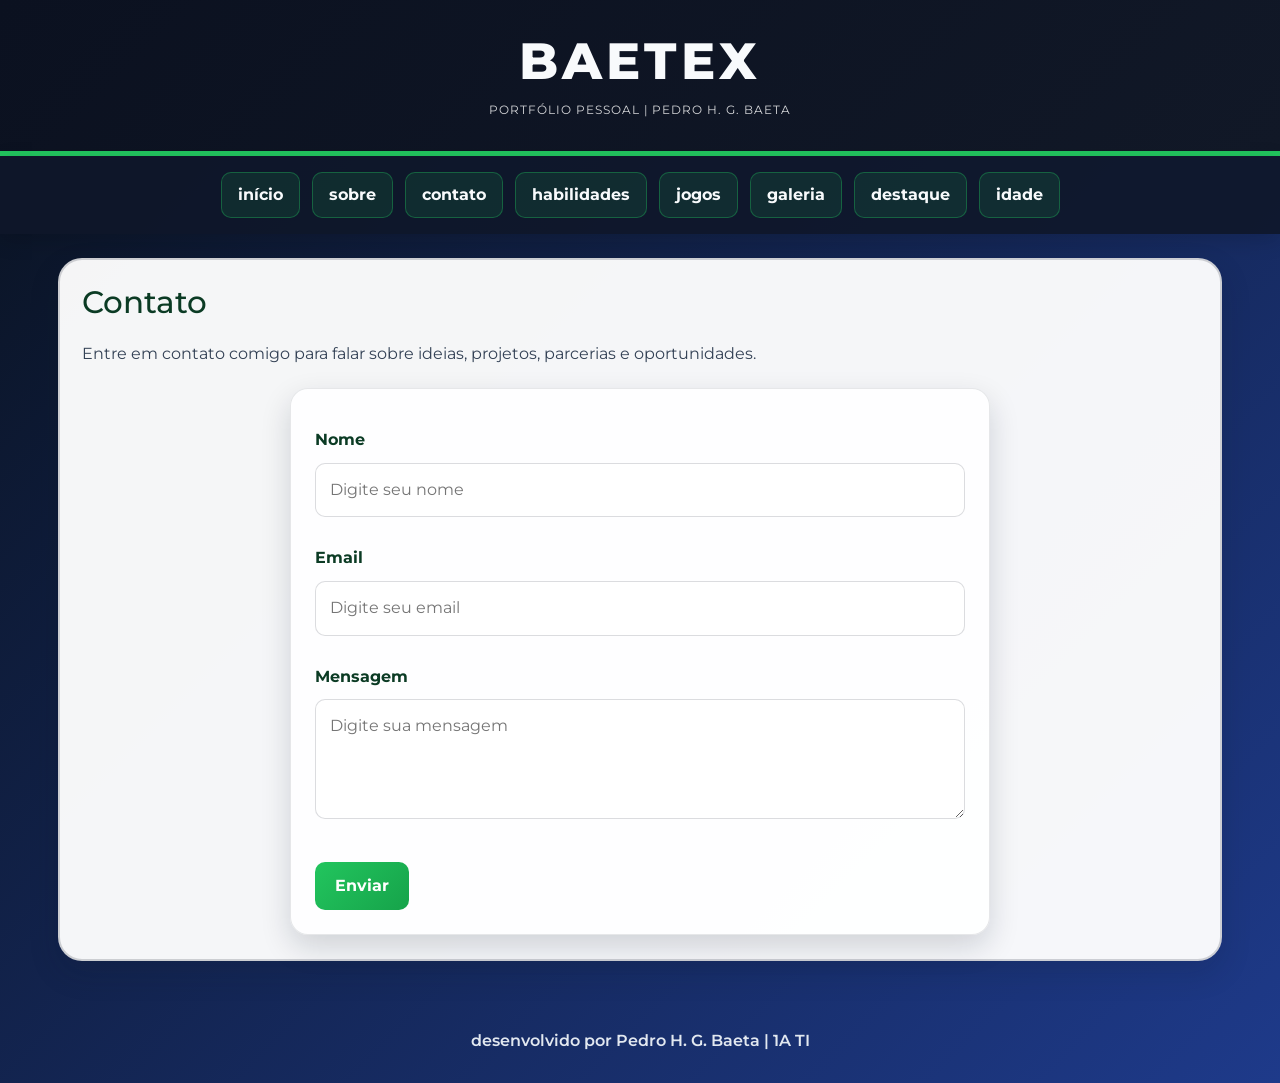
<file: contato.html>
<!doctype html>
<html lang="pt-br">
  <head>
    <meta charset="UTF-8" />
    <meta name="viewport" content="width=device-width, initial-scale=1.0" />
    <title>Contato</title>

    <link
      href="https://cdn.jsdelivr.net/npm/bootstrap@5.3.8/dist/css/bootstrap.min.css"
      rel="stylesheet"
      integrity="sha384-sRIl4kxILFvY47J16cr9ZwB07vP4J8+LH7qKQnuqkuIAvNWLzeN8tE5YBujZqJLB"
      crossorigin="anonymous"
    />

    <link rel="preconnect" href="https://fonts.googleapis.com" />
    <link rel="preconnect" href="https://fonts.gstatic.com" crossorigin />
    <link
      href="https://fonts.googleapis.com/css2?family=Montserrat:ital,wght@0,100..900;1,100..900&display=swap"
      rel="stylesheet"
    />

    <link rel="stylesheet" href="css/style.css" />
  </head>
  <body>
    <header class="site-header">
      <h1>Baetex</h1>
      <p>Portfólio pessoal | Pedro H. G. Baeta</p>
    </header>

    <nav>
      <a href="index.html">início</a>
      <a href="sobre.html">sobre</a>
      <a href="contato.html">contato</a>
      <a href="habilidades.html">habilidades</a>
      <a href="jogos.html">jogos</a>
      <a href="galeria.html">galeria</a>
      <a href="destaque.html">destaque</a>
      <a href="verificador_de_idade.html">idade</a>
    </nav>

    <main class="page-shell">
      <section class="section-card">
        <div class="section-heading">
          <h2>Contato</h2>
        </div>

        <p>
          Entre em contato comigo para falar sobre ideias, projetos, parcerias e
          oportunidades.
        </p>

        <form class="contact-form">
          <div class="field-group">
            <label for="nome">Nome</label>
            <input type="text" id="nome" name="nome" placeholder="Digite seu nome" required />
          </div>

          <div class="field-group">
            <label for="email">Email</label>
            <input type="email" id="email" name="email" placeholder="Digite seu email" required />
          </div>

          <div class="field-group">
            <label for="mensagem">Mensagem</label>
            <textarea id="mensagem" name="mensagem" placeholder="Digite sua mensagem" required></textarea>
          </div>

          <button type="submit" class="btn btn-primary">Enviar</button>
        </form>
      </section>
    </main>

    <footer>desenvolvido por Pedro H. G. Baeta | 1A TI</footer>

    <script
      src="https://cdn.jsdelivr.net/npm/bootstrap@5.3.8/dist/js/bootstrap.bundle.min.js"
      integrity="sha384-FKyoEForCGlyvwx9Hj09JcYn3nv7wiPVlz7YYwJrWVcXK/BmnVDxM+D2scQbITxI"
      crossorigin="anonymous"
    ></script>
  </body>
</html>
</file>
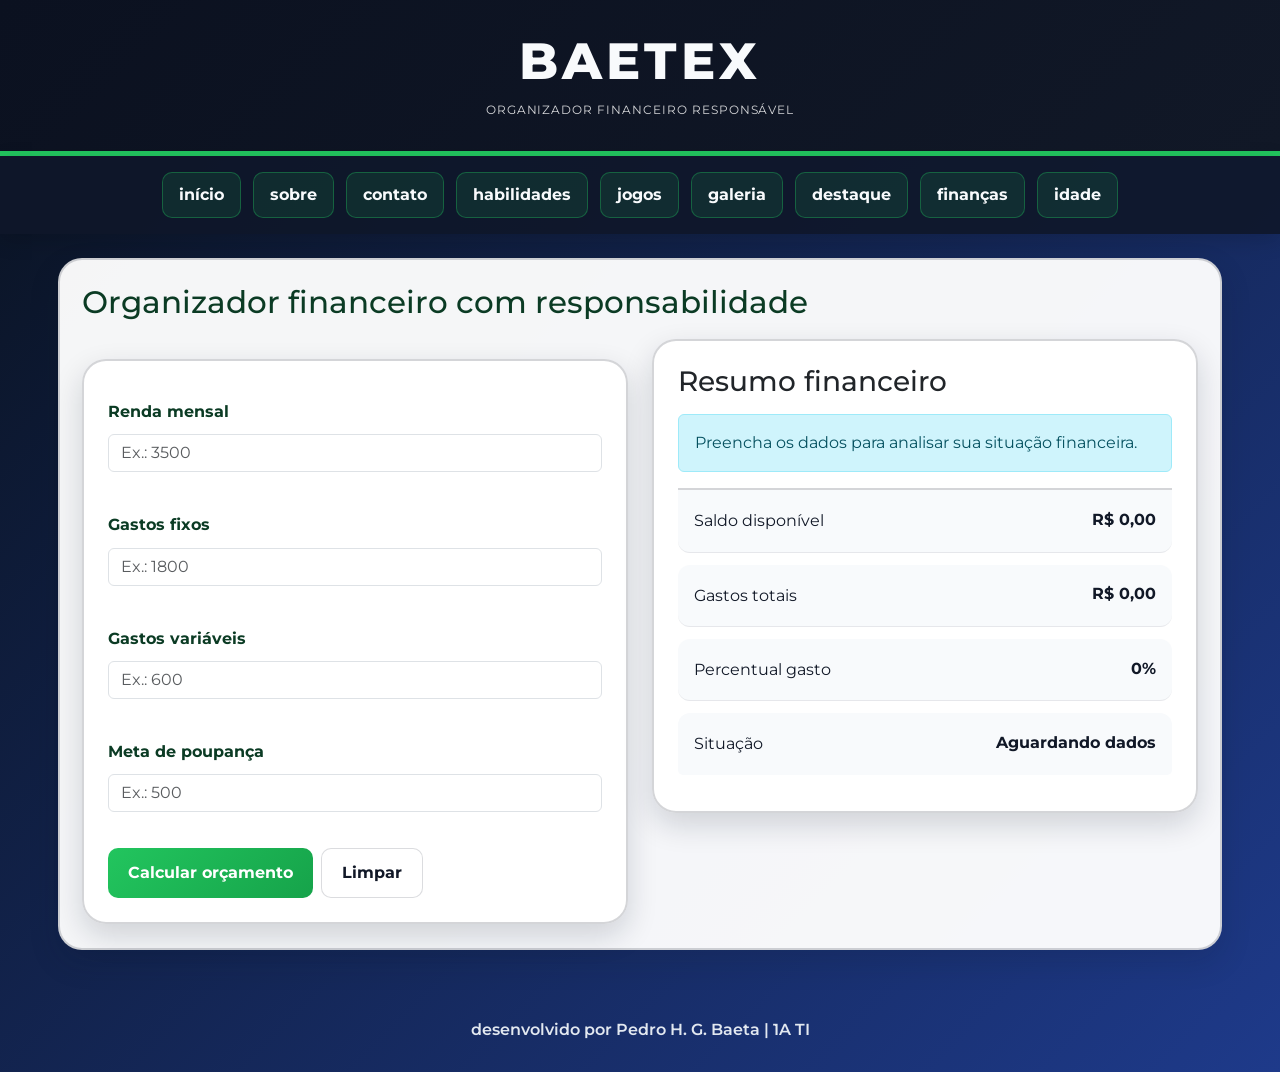
<file: financas.html>
<!doctype html>
<html lang="pt-br">
  <head>
    <meta charset="UTF-8" />
    <meta name="viewport" content="width=device-width, initial-scale=1.0" />
    <title>Baetex | Organização Financeira</title>

    <link
      href="https://cdn.jsdelivr.net/npm/bootstrap@5.3.8/dist/css/bootstrap.min.css"
      rel="stylesheet"
      integrity="sha384-sRIl4kxILFvY47J16cr9ZwB07vP4J8+LH7qKQnuqkuIAvNWLzeN8tE5YBujZqJLB"
      crossorigin="anonymous"
    />

    <link rel="preconnect" href="https://fonts.googleapis.com" />
    <link rel="preconnect" href="https://fonts.gstatic.com" crossorigin />
    <link
      href="https://fonts.googleapis.com/css2?family=Montserrat:wght@400;500;600;700;800&display=swap"
      rel="stylesheet"
    />

    <link rel="stylesheet" href="css/style.css" />
  </head>
  <body>
    <header class="site-header">
      <h1>Baetex</h1>
      <p>Organizador Financeiro Responsável</p>
    </header>

    <nav>
      <a href="index.html">início</a>
      <a href="sobre.html">sobre</a>
      <a href="contato.html">contato</a>
      <a href="habilidades.html">habilidades</a>
      <a href="jogos.html">jogos</a>
      <a href="galeria.html">galeria</a>
      <a href="destaque.html">destaque</a>
      <a href="financas.html">finanças</a>
      <a href="verificador_de_idade.html">idade</a>
    </nav>

    <main class="page-shell">
      <section class="section-card">
        <div class="section-heading">
          <h2>Organizador financeiro com responsabilidade</h2>
        </div>

        <div class="row g-4 align-items-start">
          <div class="col-lg-6">
            <form id="form-financas" class="card p-4">
              <div class="mb-3">
                <label for="rendaMensal" class="form-label">Renda mensal</label>
                <input id="rendaMensal" type="number" class="form-control" min="0" step="0.01" placeholder="Ex.: 3500" required />
              </div>

              <div class="mb-3">
                <label for="gastosFixos" class="form-label">Gastos fixos</label>
                <input id="gastosFixos" type="number" class="form-control" min="0" step="0.01" placeholder="Ex.: 1800" required />
              </div>

              <div class="mb-3">
                <label for="gastosVariaveis" class="form-label">Gastos variáveis</label>
                <input id="gastosVariaveis" type="number" class="form-control" min="0" step="0.01" placeholder="Ex.: 600" required />
              </div>

              <div class="mb-3">
                <label for="metaPoupanca" class="form-label">Meta de poupança</label>
                <input id="metaPoupanca" type="number" class="form-control" min="0" step="0.01" placeholder="Ex.: 500" required />
              </div>

              <div class="d-flex gap-2 flex-wrap">
                <button type="submit" class="btn btn-primary">Calcular orçamento</button>
                <button type="button" id="limparFinanceiro" class="btn btn-secondary">Limpar</button>
              </div>
            </form>
          </div>

          <div class="col-lg-6">
            <div class="card p-4 h-100">
              <h3 class="mb-3">Resumo financeiro</h3>
              <div id="resultadoFinanceiro" class="alert alert-info mb-3" role="alert">
                Preencha os dados para analisar sua situação financeira.
              </div>

              <ul class="list-group list-group-flush">
                <li class="list-group-item d-flex justify-content-between">
                  <span>Saldo disponível</span>
                  <strong id="saldoDisponivel">R$ 0,00</strong>
                </li>
                <li class="list-group-item d-flex justify-content-between">
                  <span>Gastos totais</span>
                  <strong id="gastosTotais">R$ 0,00</strong>
                </li>
                <li class="list-group-item d-flex justify-content-between">
                  <span>Percentual gasto</span>
                  <strong id="percentualGasto">0%</strong>
                </li>
                <li class="list-group-item d-flex justify-content-between">
                  <span>Situação</span>
                  <strong id="situacaoFinanceira">Aguardando dados</strong>
                </li>
              </ul>
            </div>
          </div>
        </div>
      </section>
    </main>

    <footer>desenvolvido por Pedro H. G. Baeta | 1A TI</footer>

    <script src="js/financas.js"></script>
    <script
      src="https://cdn.jsdelivr.net/npm/bootstrap@5.3.8/dist/js/bootstrap.bundle.min.js"
      integrity="sha384-FKyoEForCGlyvwx9Hj09JcYn3nv7wiPVlz7YYwJrWVcXK/BmnVDxM+D2scQbITxI"
      crossorigin="anonymous"
    ></script>
  </body>
</html>
</file>
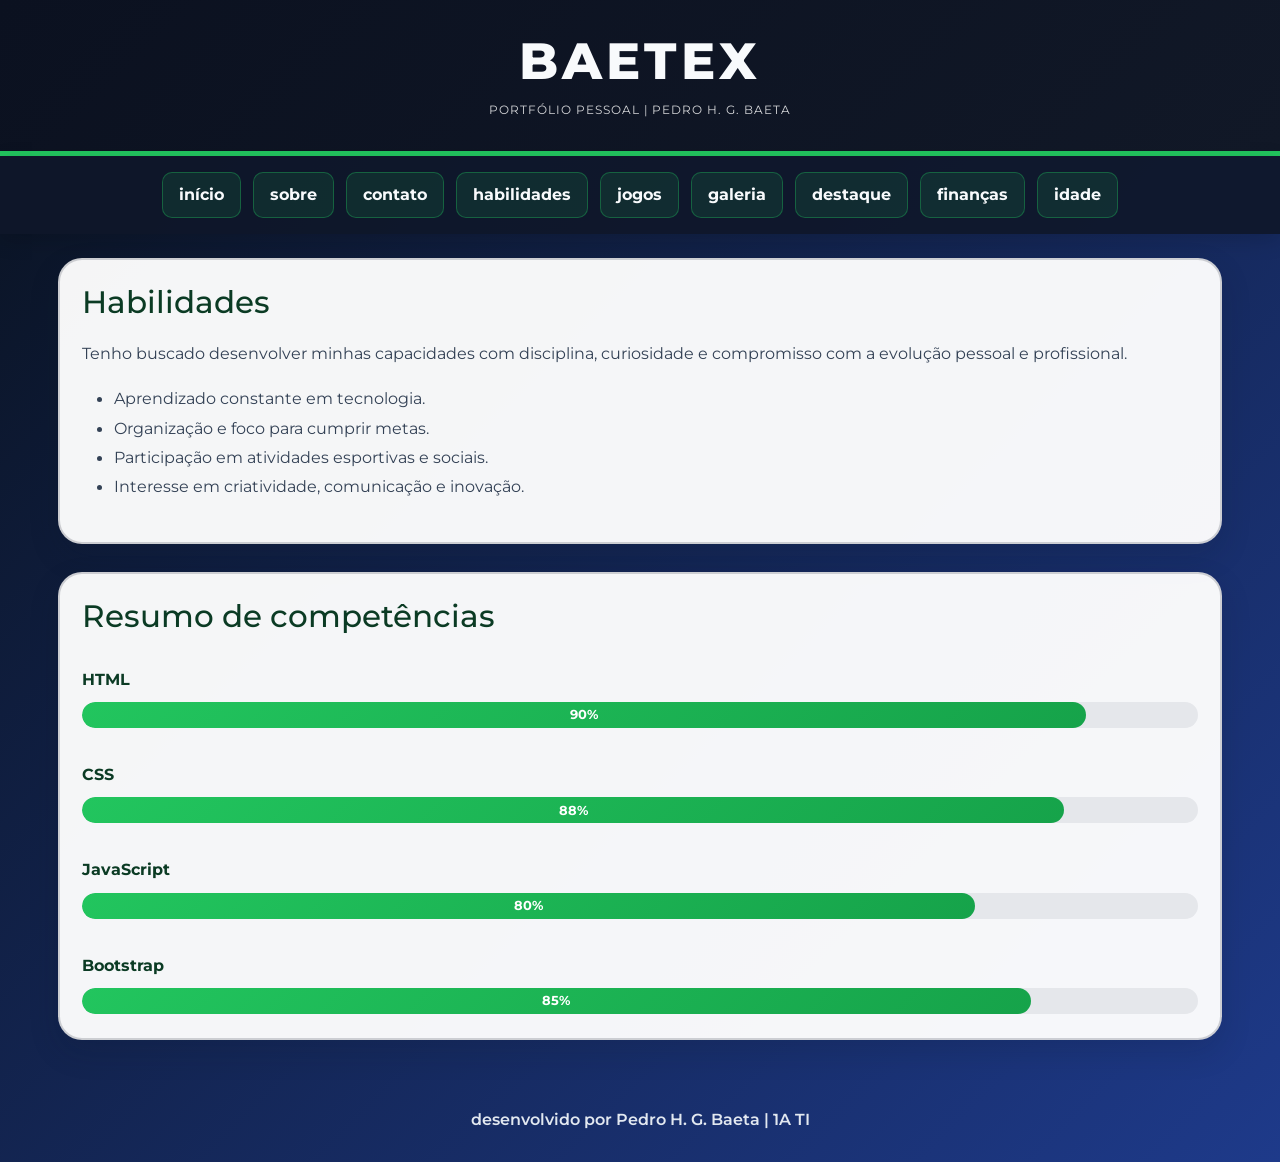
<file: habilidades.html>
<!doctype html>
<html lang="pt-br">
  <head>
    <meta charset="UTF-8" />
    <meta name="viewport" content="width=device-width, initial-scale=1.0" />
    <title>Habilidades</title>

    <link
      href="https://cdn.jsdelivr.net/npm/bootstrap@5.3.8/dist/css/bootstrap.min.css"
      rel="stylesheet"
      integrity="sha384-sRIl4kxILFvY47J16cr9ZwB07vP4J8+LH7qKQnuqkuIAvNWLzeN8tE5YBujZqJLB"
      crossorigin="anonymous"
    />

    <link rel="preconnect" href="https://fonts.googleapis.com" />
    <link rel="preconnect" href="https://fonts.gstatic.com" crossorigin />
    <link
      href="https://fonts.googleapis.com/css2?family=Montserrat:ital,wght@0,100..900;1,100..900&display=swap"
      rel="stylesheet"
    />

    <link rel="stylesheet" href="css/style.css" />
  </head>
  <body>
    <header class="site-header">
      <h1>Baetex</h1>
      <p>Portfólio pessoal | Pedro H. G. Baeta</p>
    </header>

    <nav>
      <a href="index.html">início</a>
      <a href="sobre.html">sobre</a>
      <a href="contato.html">contato</a>
      <a href="habilidades.html">habilidades</a>
      <a href="jogos.html">jogos</a>
      <a href="galeria.html">galeria</a>
      <a href="destaque.html">destaque</a>
      <a href="financas.html">finanças</a>
      <a href="verificador_de_idade.html">idade</a>
    </nav>

    <main class="page-shell">
      <section class="section-card">
        <div class="section-heading">
          <h2>Habilidades</h2>
        </div>

        <p>
          Tenho buscado desenvolver minhas capacidades com disciplina, curiosidade e
          compromisso com a evolução pessoal e profissional.
        </p>

        <ul>
          <li>Aprendizado constante em tecnologia.</li>
          <li>Organização e foco para cumprir metas.</li>
          <li>Participação em atividades esportivas e sociais.</li>
          <li>Interesse em criatividade, comunicação e inovação.</li>
        </ul>
      </section>

      <section class="section-card">
        <div class="section-heading">
          <h2>Resumo de competências</h2>
        </div>

        <div class="skill-list">
          <div class="skill-item">
            <label>HTML</label>
            <div class="progress">
              <div class="progress-bar" style="width: 90%">90%</div>
            </div>
          </div>

          <div class="skill-item">
            <label>CSS</label>
            <div class="progress">
              <div class="progress-bar" style="width: 88%">88%</div>
            </div>
          </div>

          <div class="skill-item">
            <label>JavaScript</label>
            <div class="progress">
              <div class="progress-bar" style="width: 80%">80%</div>
            </div>
          </div>

          <div class="skill-item">
            <label>Bootstrap</label>
            <div class="progress">
              <div class="progress-bar" style="width: 85%">85%</div>
            </div>
          </div>
        </div>
      </section>
    </main>

    <footer>desenvolvido por Pedro H. G. Baeta | 1A TI</footer>

    <script
      src="https://cdn.jsdelivr.net/npm/bootstrap@5.3.8/dist/js/bootstrap.bundle.min.js"
      integrity="sha384-FKyoEForCGlyvwx9Hj09JcYn3nv7wiPVlz7YYwJrWVcXK/BmnVDxM+D2scQbITxI"
      crossorigin="anonymous"
    ></script>
  </body>
</html>
</file>
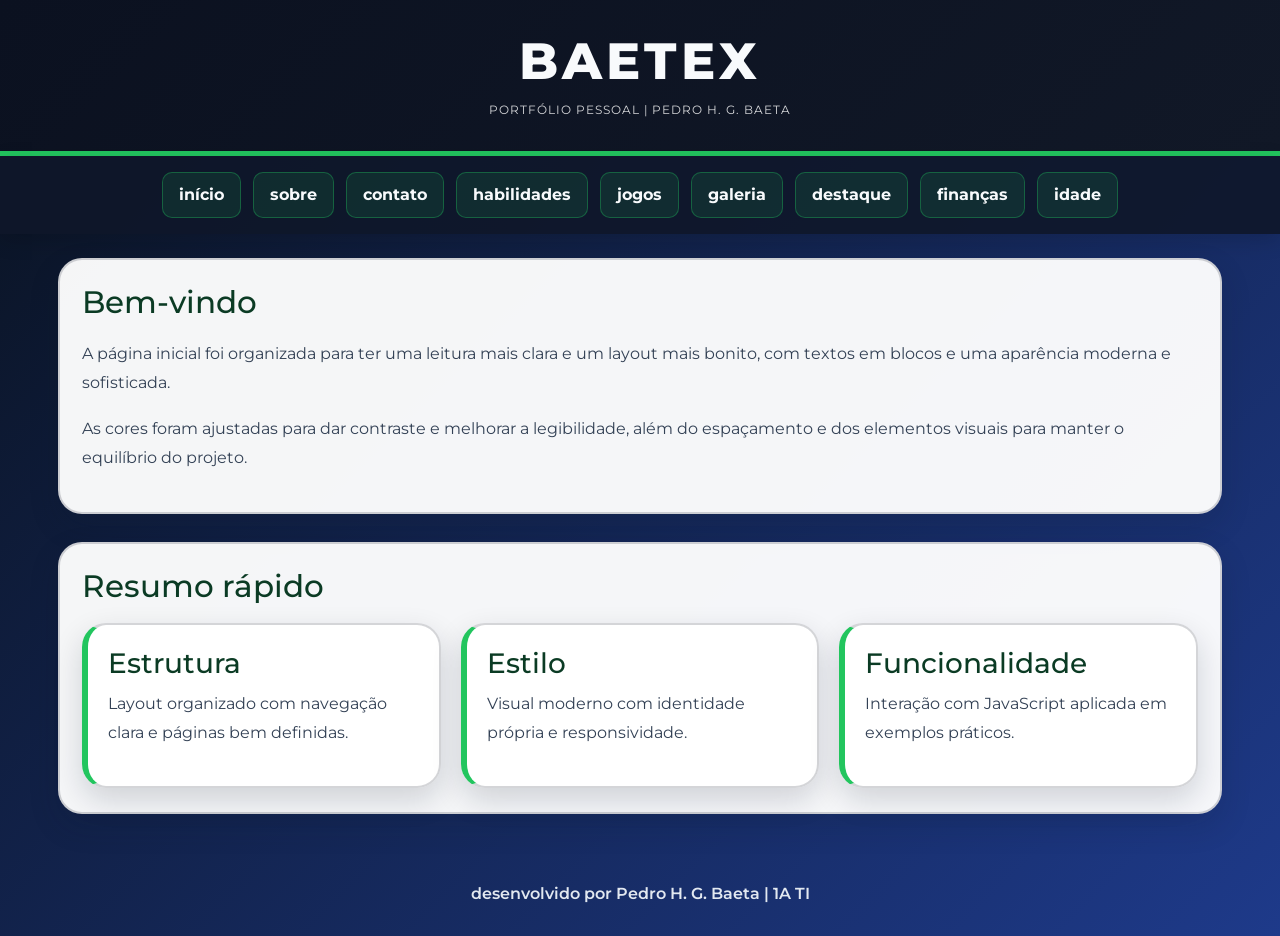
<file: inicio.html>
<!doctype html>
<html lang="pt-br">
  <head>
    <meta charset="UTF-8" />
    <meta name="viewport" content="width=device-width, initial-scale=1.0" />
    <title>Início</title>

    <link
      href="https://cdn.jsdelivr.net/npm/bootstrap@5.3.8/dist/css/bootstrap.min.css"
      rel="stylesheet"
      integrity="sha384-sRIl4kxILFvY47J16cr9ZwB07vP4J8+LH7qKQnuqkuIAvNWLzeN8tE5YBujZqJLB"
      crossorigin="anonymous"
    />

    <link rel="preconnect" href="https://fonts.googleapis.com" />
    <link rel="preconnect" href="https://fonts.gstatic.com" crossorigin />
    <link
      href="https://fonts.googleapis.com/css2?family=Montserrat:ital,wght@0,100..900;1,100..900&display=swap"
      rel="stylesheet"
    />

    <link rel="stylesheet" href="css/style.css" />
  </head>
  <body>
    <header class="site-header">
      <h1>Baetex</h1>
      <p>Portfólio pessoal | Pedro H. G. Baeta</p>
    </header>

    <nav>
      <a href="index.html">início</a>
      <a href="sobre.html">sobre</a>
      <a href="contato.html">contato</a>
      <a href="habilidades.html">habilidades</a>
      <a href="jogos.html">jogos</a>
      <a href="galeria.html">galeria</a>
      <a href="destaque.html">destaque</a>
      <a href="financas.html">finanças</a>
      <a href="verificador_de_idade.html">idade</a>
    </nav>

    <main class="page-shell">
      <section class="section-card">
        <div class="section-heading">
          <h2>Bem-vindo</h2>
        </div>

        <p>
          A página inicial foi organizada para ter uma leitura mais clara e um
          layout mais bonito, com textos em blocos e uma aparência moderna e
          sofisticada.
        </p>
        <p>
          As cores foram ajustadas para dar contraste e melhorar a legibilidade,
          além do espaçamento e dos elementos visuais para manter o equilíbrio do
          projeto.
        </p>
      </section>

      <section class="section-card">
        <div class="section-heading">
          <h2>Resumo rápido</h2>
        </div>

        <div class="info-grid">
          <article class="info-card">
            <h3>Estrutura</h3>
            <p>Layout organizado com navegação clara e páginas bem definidas.</p>
          </article>
          <article class="info-card">
            <h3>Estilo</h3>
            <p>Visual moderno com identidade própria e responsividade.</p>
          </article>
          <article class="info-card">
            <h3>Funcionalidade</h3>
            <p>Interação com JavaScript aplicada em exemplos práticos.</p>
          </article>
        </div>
      </section>
    </main>

    <footer>desenvolvido por Pedro H. G. Baeta | 1A TI</footer>

    <script
      src="https://cdn.jsdelivr.net/npm/bootstrap@5.3.8/dist/js/bootstrap.bundle.min.js"
      integrity="sha384-FKyoEForCGlyvwx9Hj09JcYn3nv7wiPVlz7YYwJrWVcXK/BmnVDxM+D2scQbITxI"
      crossorigin="anonymous"
    ></script>
  </body>
</html>
</file>
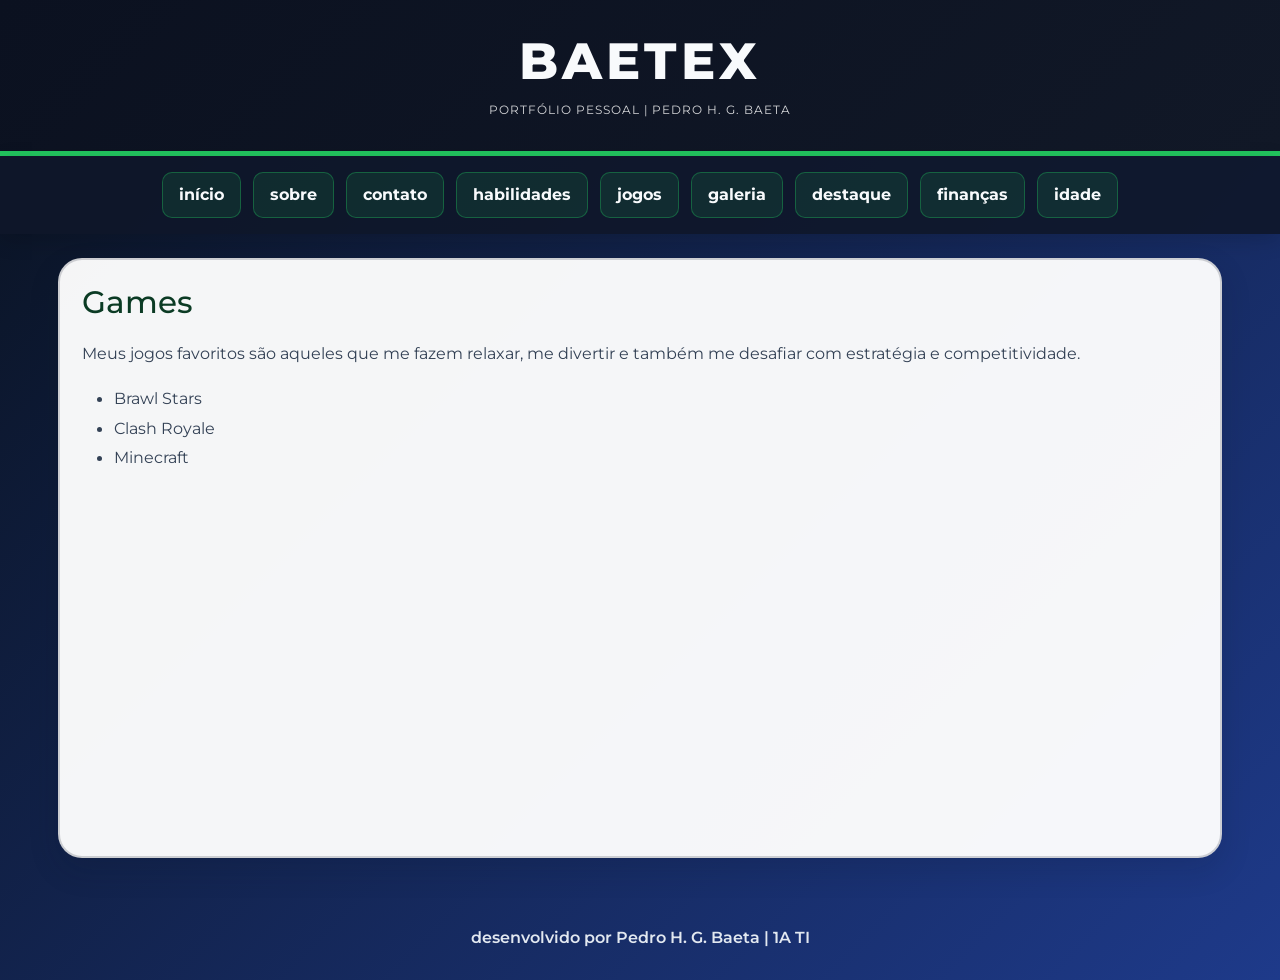
<file: jogos.html>
<!doctype html>
<html lang="pt-br">
  <head>
    <meta charset="UTF-8" />
    <meta name="viewport" content="width=device-width, initial-scale=1.0" />
    <title>Jogos</title>

    <link
      href="https://cdn.jsdelivr.net/npm/bootstrap@5.3.8/dist/css/bootstrap.min.css"
      rel="stylesheet"
      integrity="sha384-sRIl4kxILFvY47J16cr9ZwB07vP4J8+LH7qKQnuqkuIAvNWLzeN8tE5YBujZqJLB"
      crossorigin="anonymous"
    />

    <link rel="preconnect" href="https://fonts.googleapis.com" />
    <link rel="preconnect" href="https://fonts.gstatic.com" crossorigin />
    <link
      href="https://fonts.googleapis.com/css2?family=Montserrat:ital,wght@0,100..900;1,100..900&display=swap"
      rel="stylesheet"
    />

    <link rel="stylesheet" href="css/style.css" />
  </head>
  <body>
    <header class="site-header">
      <h1>Baetex</h1>
      <p>Portfólio pessoal | Pedro H. G. Baeta</p>
    </header>

    <nav>
      <a href="index.html">início</a>
      <a href="sobre.html">sobre</a>
      <a href="contato.html">contato</a>
      <a href="habilidades.html">habilidades</a>
      <a href="jogos.html">jogos</a>
      <a href="galeria.html">galeria</a>
      <a href="destaque.html">destaque</a>
      <a href="financas.html">finanças</a>
      <a href="verificador_de_idade.html">idade</a>
    </nav>

    <main class="page-shell">
      <section class="section-card">
        <div class="section-heading">
          <h2>Games</h2>
        </div>

        <p>
          Meus jogos favoritos são aqueles que me fazem relaxar, me divertir e
          também me desafiar com estratégia e competitividade.
        </p>

        <ul>
          <li>Brawl Stars</li>
          <li>Clash Royale</li>
          <li>Minecraft</li>
        </ul>

        <iframe
          src="https://www.youtube.com/embed/RpdKnhEtgFc?si=Zj5ucx9Ii4M3fU0r"
          title="Vídeo de jogos"
          allow="accelerometer; autoplay; clipboard-write; encrypted-media; gyroscope; picture-in-picture; web-share"
          referrerpolicy="strict-origin-when-cross-origin"
          allowfullscreen
        ></iframe>
      </section>
    </main>

    <footer>desenvolvido por Pedro H. G. Baeta | 1A TI</footer>

    <script
      src="https://cdn.jsdelivr.net/npm/bootstrap@5.3.8/dist/js/bootstrap.bundle.min.js"
      integrity="sha384-FKyoEForCGlyvwx9Hj09JcYn3nv7wiPVlz7YYwJrWVcXK/BmnVDxM+D2scQbITxI"
      crossorigin="anonymous"
    ></script>
  </body>
</html>
</file>
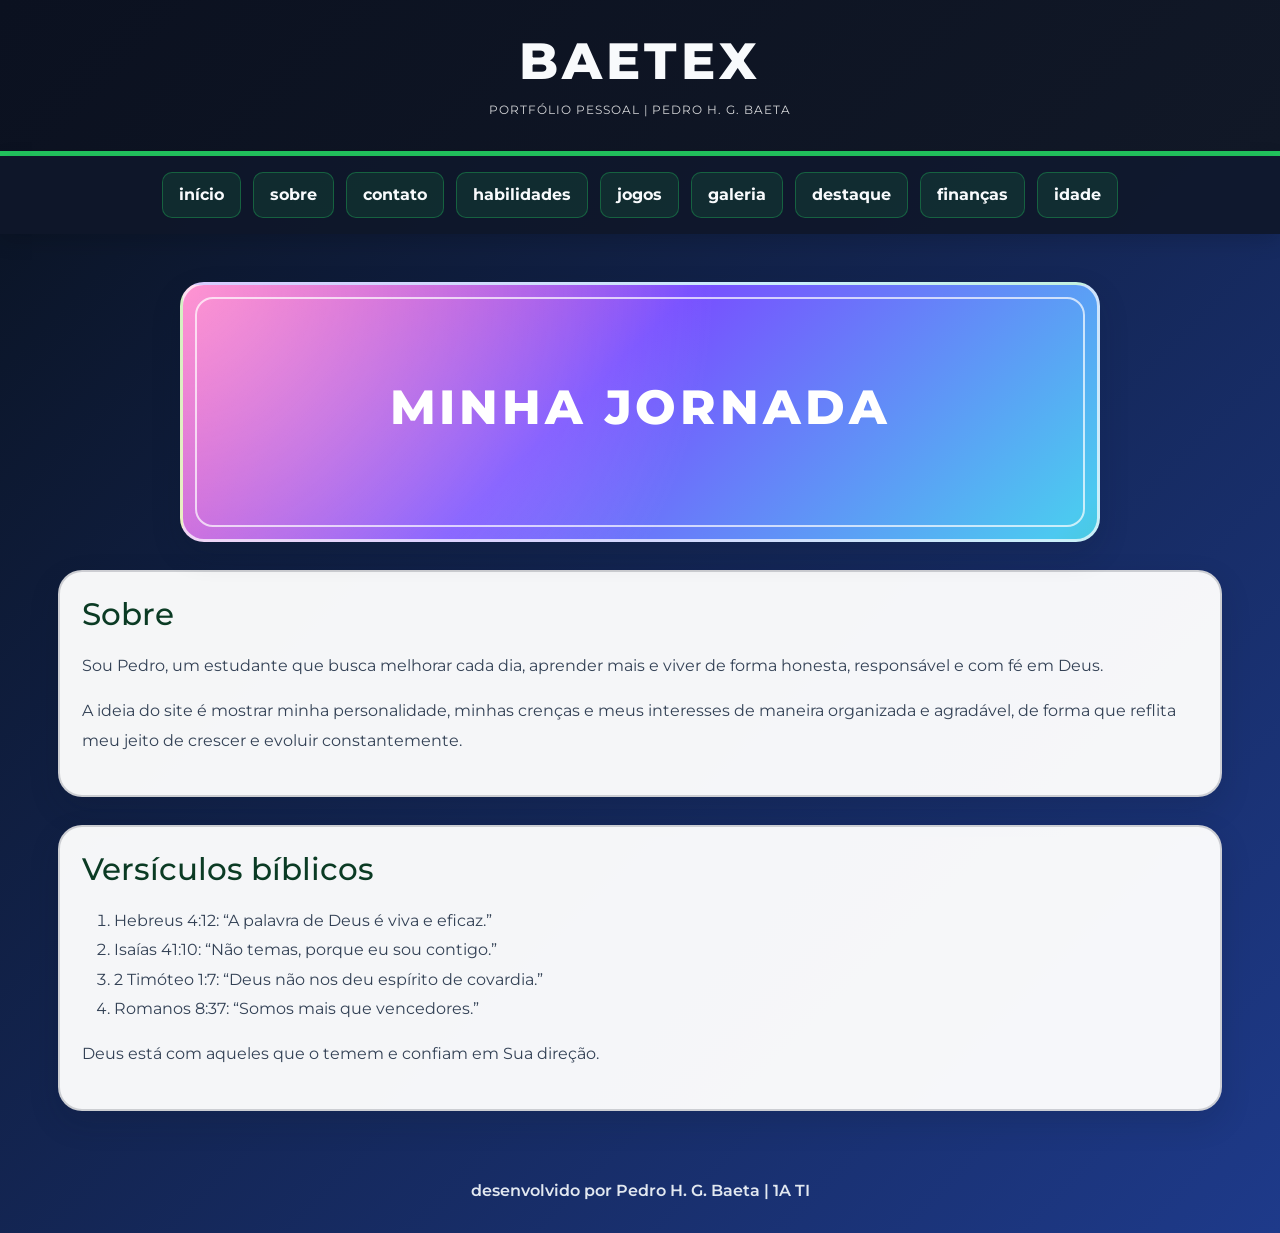
<file: sobre.html>
<!doctype html>
<html lang="pt-br">
  <head>
    <meta charset="UTF-8" />
    <meta name="viewport" content="width=device-width, initial-scale=1.0" />
    <title>Sobre</title>

    <link
      href="https://cdn.jsdelivr.net/npm/bootstrap@5.3.8/dist/css/bootstrap.min.css"
      rel="stylesheet"
      integrity="sha384-sRIl4kxILFvY47J16cr9ZwB07vP4J8+LH7qKQnuqkuIAvNWLzeN8tE5YBujZqJLB"
      crossorigin="anonymous"
    />

    <link rel="preconnect" href="https://fonts.googleapis.com" />
    <link rel="preconnect" href="https://fonts.gstatic.com" crossorigin />
    <link
      href="https://fonts.googleapis.com/css2?family=Montserrat:ital,wght@0,100..900;1,100..900&display=swap"
      rel="stylesheet"
    />

    <link rel="stylesheet" href="css/style.css" />
  </head>
  <body>
    <header class="site-header">
      <h1>Baetex</h1>
      <p>Portfólio pessoal | Pedro H. G. Baeta</p>
    </header>

    <nav>
      <a href="index.html">início</a>
      <a href="sobre.html">sobre</a>
      <a href="contato.html">contato</a>
      <a href="habilidades.html">habilidades</a>
      <a href="jogos.html">jogos</a>
      <a href="galeria.html">galeria</a>
      <a href="destaque.html">destaque</a>
      <a href="financas.html">finanças</a>
      <a href="verificador_de_idade.html">idade</a>
    </nav>

    <main class="page-shell">
      <div class="banner">
        <h1>Minha jornada</h1>
      </div>

      <section class="section-card">
        <div class="section-heading">
          <h2>Sobre</h2>
        </div>

        <p>
          Sou Pedro, um estudante que busca melhorar cada dia, aprender mais e
          viver de forma honesta, responsável e com fé em Deus.
        </p>
        <p>
          A ideia do site é mostrar minha personalidade, minhas crenças e meus
          interesses de maneira organizada e agradável, de forma que reflita meu
          jeito de crescer e evoluir constantemente.
        </p>
      </section>

      <section class="section-card">
        <div class="section-heading">
          <h2>Versículos bíblicos</h2>
        </div>

        <ol>
          <li>Hebreus 4:12: “A palavra de Deus é viva e eficaz.”</li>
          <li>Isaías 41:10: “Não temas, porque eu sou contigo.”</li>
          <li>2 Timóteo 1:7: “Deus não nos deu espírito de covardia.”</li>
          <li>Romanos 8:37: “Somos mais que vencedores.”</li>
        </ol>

        <p>Deus está com aqueles que o temem e confiam em Sua direção.</p>
      </section>
    </main>

    <footer>desenvolvido por Pedro H. G. Baeta | 1A TI</footer>

    <script
      src="https://cdn.jsdelivr.net/npm/bootstrap@5.3.8/dist/js/bootstrap.bundle.min.js"
      integrity="sha384-FKyoEForCGlyvwx9Hj09JcYn3nv7wiPVlz7YYwJrWVcXK/BmnVDxM+D2scQbITxI"
      crossorigin="anonymous"
    ></script>
  </body>
</html>
</file>
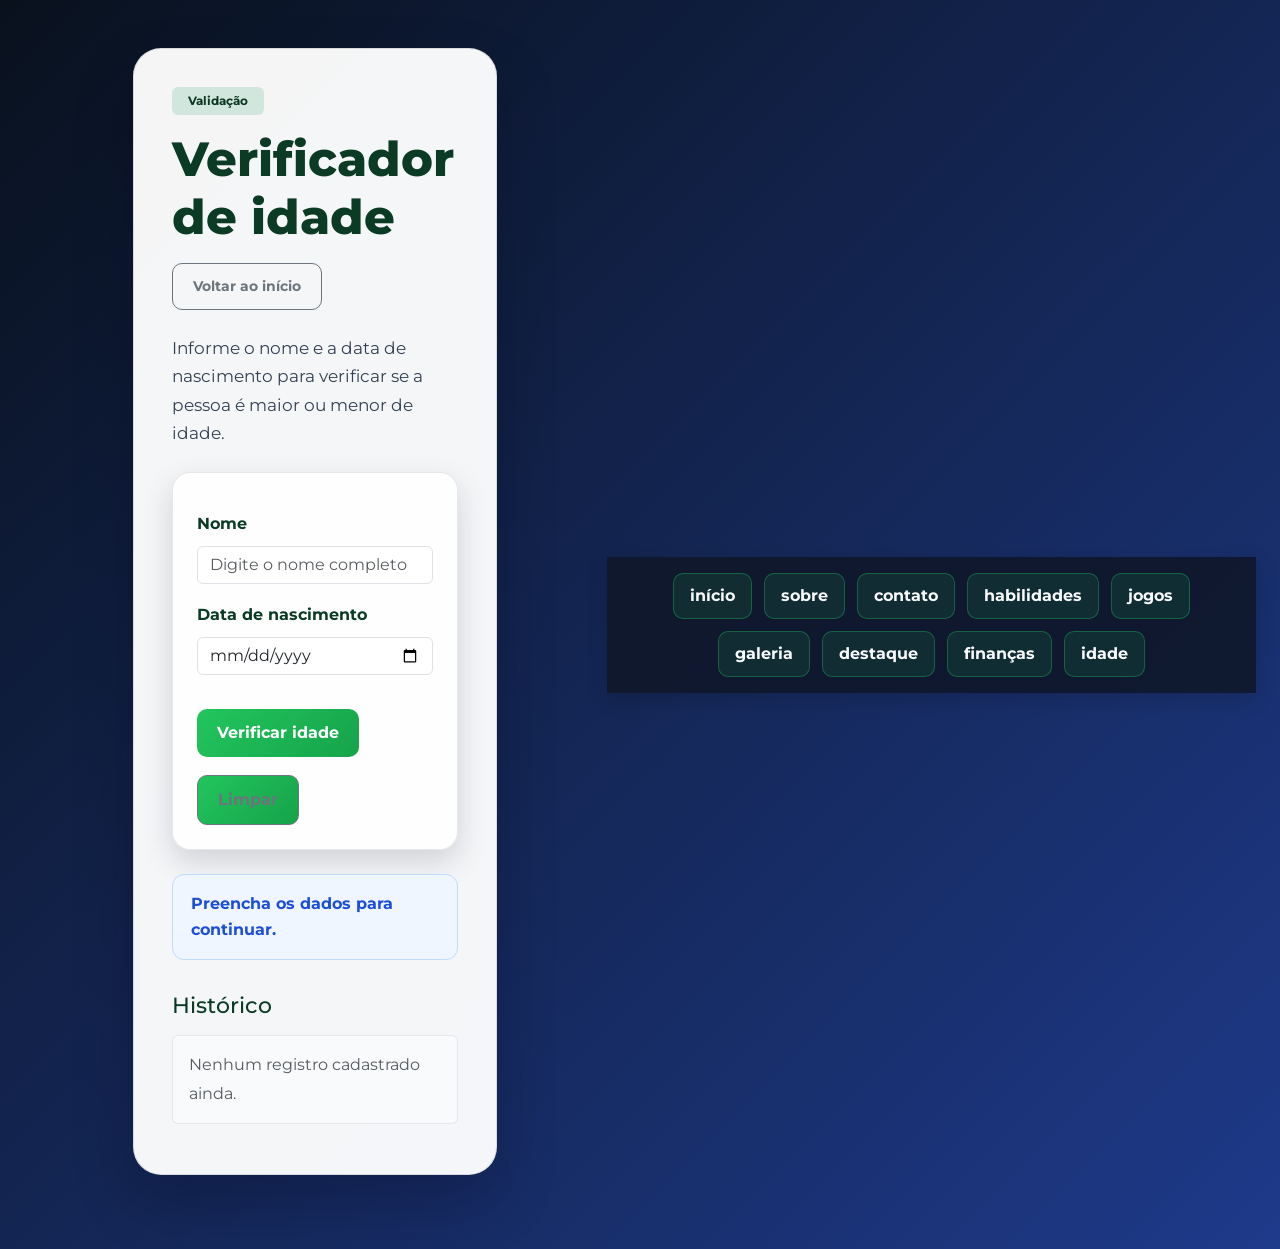
<file: verificador_de_idade.html>
<!doctype html>
<html lang="pt-BR">
  <head>
    <meta charset="UTF-8" />
    <meta name="viewport" content="width=device-width, initial-scale=1.0" />
    <title>Verificador de idade</title>

    <link
      href="https://cdn.jsdelivr.net/npm/bootstrap@5.3.8/dist/css/bootstrap.min.css"
      rel="stylesheet"
      integrity="sha384-sRIl4kxILFvY47J16cr9ZwB07vP4J8+LH7qKQnuqkuIAvNWLzeN8tE5YBujZqJLB"
      crossorigin="anonymous"
    />

    <link rel="preconnect" href="https://fonts.googleapis.com" />
    <link rel="preconnect" href="https://fonts.gstatic.com" crossorigin />
    <link
      href="https://fonts.googleapis.com/css2?family=Montserrat:ital,wght@0,100..900;1,100..900&display=swap"
      rel="stylesheet"
    />

    <link rel="stylesheet" href="css/style.css" />
  </head>
  <body class="age-page">
    <main class="age-checker container">
      <div class="row justify-content-center">
        <div class="col-lg-8">
          <section class="age-card">
            <div class="d-flex flex-wrap justify-content-between align-items-center gap-3 mb-4">
              <div>
                <span class="badge bg-success-subtle text-success-emphasis px-3 py-2">Validação</span>
                <h1 class="mt-3">Verificador de idade</h1>
              </div>
              <a href="index.html" class="btn btn-outline-secondary btn-sm">Voltar ao início</a>
            </div>

            <p class="subtitle">
              Informe o nome e a data de nascimento para verificar se a pessoa é maior ou menor de idade.
            </p>

            <form id="formIdade" novalidate>
              <div class="field-group">
                <label for="nome">Nome</label>
                <input
                  type="text"
                  id="nome"
                  class="form-control"
                  placeholder="Digite o nome completo"
                />
              </div>

              <div class="field-group">
                <label for="dataNascimento">Data de nascimento</label>
                <input
                  type="date"
                  id="dataNascimento"
                  class="form-control"
                />
              </div>

              <div class="d-flex flex-wrap gap-2 mt-4">
                <button id="botao" type="submit" class="btn btn-primary">Verificar idade</button>
                <button id="limpar" type="button" class="btn btn-outline-secondary">Limpar</button>
              </div>
            </form>

            <div id="resultado" class="resultado neutral" aria-live="polite">
              Preencha os dados para continuar.
            </div>

            <div class="history">
              <h2>Histórico</h2>
              <ul id="historico" class="list-group"></ul>
            </div>
          </section>
        </div>
      </div>
    </main>

    <nav>
      <a href="index.html">início</a>
      <a href="sobre.html">sobre</a>
      <a href="contato.html">contato</a>
      <a href="habilidades.html">habilidades</a>
      <a href="jogos.html">jogos</a>
      <a href="galeria.html">galeria</a>
      <a href="destaque.html">destaque</a>
      <a href="financas.html">finanças</a>
      <a href="verificador_de_idade.html">idade</a>
    </nav>

    <script src="https://cdn.jsdelivr.net/npm/bootstrap@5.3.8/dist/js/bootstrap.bundle.min.js"
      integrity="sha384-FKyoEForCGlyvwx9Hj09JcYn3nv7wiPVlz7YYwJrWVcXK/BmnVDxM+D2scQbITxI"
      crossorigin="anonymous"></script>
    <script src="js/script.js"></script>
  </body>
</html>
</file>
<file: css/style.css>
:root {
  --bg-start: #09111d;
  --bg-end: #1e3a8a;
  --panel: rgba(255, 255, 255, 0.96);
  --panel-soft: #edf6ff;
  --panel-border: rgba(15, 23, 42, 0.18);
  --accent: #22c55e;
  --accent-strong: #16a34a;
  --accent-dark: #0b3b24;
  --text: #111827;
  --text-soft: #334155;
  --text-light: #f8fafc;
  --shadow: 0 12px 30px rgba(15, 23, 42, 0.16);
}

* {
  box-sizing: border-box;
}

html {
  scroll-behavior: smooth;
}

body {
  margin: 0;
  font-family: "Montserrat", sans-serif;
  background: linear-gradient(135deg, var(--bg-start), var(--bg-end));
  color: var(--text);
}

img {
  display: block;
  max-width: 100%;
}

a {
  text-decoration: none;
}

.site-header {
  background: linear-gradient(135deg, #0b1120, #111827);
  border-bottom: 5px solid var(--accent);
  color: var(--text-light);
  padding: 30px 20px;
  text-align: center;
}

.site-header h1 {
  margin: 0;
  font-size: clamp(2rem, 4vw, 3.2rem);
  letter-spacing: 0.08em;
  text-transform: uppercase;
  font-weight: 800;
}

.site-header p {
  margin: 8px 0 0;
  color: rgba(255, 255, 255, 0.82);
  letter-spacing: 0.08em;
  text-transform: uppercase;
  font-size: 0.75rem;
}

nav {
  background: rgba(15, 23, 42, 0.9);
  display: flex;
  justify-content: center;
  align-items: center;
  flex-wrap: wrap;
  gap: 12px;
  padding: 16px 20px;
  text-align: center;
  box-shadow: 0 6px 20px rgba(0, 0, 0, 0.15);
}

nav a {
  color: var(--text-light);
  text-decoration: none;
  font-weight: 700;
  padding: 10px 16px;
  background: rgba(34, 197, 94, 0.12);
  border: 1px solid rgba(34, 197, 94, 0.35);
  border-radius: 10px;
  transition: all 0.2s ease;
}

nav a:hover,
nav a:focus {
  text-decoration: none;
  background: var(--accent);
  color: #052e16;
  transform: translateY(-1px);
}

main {
  max-width: 1200px;
  margin: 0 auto;
  padding: 24px 18px 50px;
}

.page-shell {
  display: flex;
  flex-direction: column;
  gap: 28px;
}

.section-card,
.gallery-section,
.hero,
.info-card,
.contact-form,
.card,
.banner {
  background: rgba(255, 255, 255, 0.96);
  border: 2px solid rgba(17, 24, 39, 0.18);
  border-radius: 24px;
  box-shadow: var(--shadow);
}

.section-card,
.gallery-section {
  padding: 24px 22px;
}

.section-heading h2 {
  margin-top: 0;
  margin-bottom: 18px;
  font-size: clamp(1.7rem, 2.4vw, 2.4rem);
  color: var(--accent-dark);
}

p,
li,
ul,
ol,
label,
input,
textarea,
.card-text {
  font-size: 1.02rem;
  line-height: 1.8;
  color: var(--text-soft);
}

.hero {
  display: grid;
  grid-template-columns: 1.8fr 1fr;
  gap: 24px;
  align-items: center;
  padding: 28px;
  background: linear-gradient(
    135deg,
    rgba(255, 255, 255, 0.98),
    rgba(230, 245, 255, 0.95)
  );
  border-left: 6px solid var(--accent);
}

.hero-text {
  padding: 12px 8px;
}

.eyebrow {
  display: inline-block;
  padding: 6px 12px;
  border-radius: 999px;
  background: rgba(34, 197, 94, 0.12);
  color: var(--accent-dark);
  font-size: 0.72rem;
  font-weight: 700;
  letter-spacing: 0.08em;
  text-transform: uppercase;
}

.hero h2 {
  margin: 16px 0 12px;
  font-size: clamp(2rem, 4vw, 3rem);
  line-height: 1.2;
  color: var(--accent-dark);
}

.hero p {
  margin: 0;
  font-size: 1.05rem;
  line-height: 1.8;
  color: var(--text-soft);
}

.hero-actions {
  display: flex;
  flex-wrap: wrap;
  gap: 12px;
  margin-top: 24px;
}

.button,
.btn {
  display: inline-flex;
  align-items: center;
  justify-content: center;
  padding: 12px 20px;
  border-radius: 10px;
  text-decoration: none;
  font-weight: 700;
  transition: transform 0.2s ease;
}

.button:hover,
.btn:hover {
  transform: translateY(-1px);
}

.btn-primary {
  background: linear-gradient(135deg, var(--accent), var(--accent-strong));
  border: none;
  color: #ffffff;
}

.btn-secondary {
  background: #ffffff;
  border: 1px solid rgba(15, 23, 42, 0.15);
  color: var(--text);
}

.hero-card {
  background: linear-gradient(180deg, #0f172a, #1e293b);
  color: #ffffff;
  border-radius: 20px;
  padding: 22px 20px;
  box-shadow: 0 16px 30px rgba(15, 23, 42, 0.18);
}

.hero-card h3 {
  margin-top: 0;
  font-size: 1.4rem;
  color: #dbeafe;
}

.hero-card ul {
  margin: 0;
  padding-left: 1.1rem;
  color: #e2e8f0;
  line-height: 2;
}

.info-grid {
  display: grid;
  grid-template-columns: repeat(3, minmax(0, 1fr));
  gap: 20px;
}

.info-card {
  border-left: 6px solid var(--accent);
  padding: 22px 20px;
}

.info-card h3 {
  margin-top: 0;
  color: var(--accent-dark);
}

.gallery-grid {
  display: grid;
  grid-template-columns: repeat(auto-fit, minmax(220px, 1fr));
  gap: 22px;
}

.gallery-item {
  background: #fff;
  border: 1px solid rgba(15, 23, 42, 0.1);
  border-radius: 18px;
  padding: 12px;
  text-align: center;
  box-shadow: 0 10px 20px rgba(15, 23, 42, 0.08);
}

.gallery-item img {
  width: 100%;
  height: 220px;
  object-fit: cover;
  border-radius: 12px;
  margin: 0 auto 12px;
}

.gallery-item figcaption {
  font-weight: 700;
  color: var(--accent-dark);
}

.gallery-item.highlight {
  transform: translateY(-4px);
  border-color: rgba(34, 197, 94, 0.4);
}

.quote-box {
  background: linear-gradient(135deg, #0f172a, #1f2937);
  color: #ffffff;
  border-radius: 18px;
  padding: 24px 28px;
  text-align: center;
  font-size: 1.2rem;
  font-weight: 700;
  box-shadow: var(--shadow);
}

.banner {
  width: min(100%, 920px);
  height: 260px;
  margin: 24px auto 0;
  border-radius: 24px;
  display: flex;
  justify-content: center;
  align-items: center;
  overflow: hidden;
  position: relative;
  border: 3px solid rgba(255, 255, 255, 0.7);
  background:
    radial-gradient(circle at top left, rgba(255, 255, 255, 0.45), transparent 28%),
    radial-gradient(circle at bottom right, rgba(255, 255, 255, 0.2), transparent 24%),
    linear-gradient(135deg, #ff3cac, #784fff 22%, #4cc9f0 48%, #32d74b 70%, #ffb703 100%);
  background-size: 200% 200%;
  animation: gradientMove 12s ease infinite;
}

.banner::before {
  content: "";
  position: absolute;
  inset: 12px;
  border: 2px solid rgba(255, 255, 255, 0.7);
  border-radius: 18px;
}

.banner h1 {
  position: relative;
  z-index: 1;
  color: #ffffff;
  font-weight: 800;
  font-size: clamp(1.8rem, 4vw, 3rem);
  letter-spacing: 0.08em;
  text-transform: uppercase;
}

.galeria {
  display: grid;
  grid-template-columns: repeat(auto-fit, minmax(220px, 1fr));
  gap: 22px;
  align-items: stretch;
}

.iten-galeria {
  background: #ffffff;
  border: 2px solid rgba(15, 23, 42, 0.18);
  border-radius: 16px;
  padding: 14px;
  text-align: center;
  box-shadow: 0 10px 20px rgba(15, 23, 42, 0.08);
}

.iten-galeria img {
  width: 100%;
  height: 220px;
  object-fit: cover;
  margin: 0 auto 12px;
  border-radius: 10px;
}

.iten-galeria p {
  margin: 0;
  font-weight: 600;
  color: var(--accent-dark);
}

.destaque {
  max-width: 700px;
  margin: 0 auto 18px;
}

.destaque img {
  width: 100%;
  height: 280px;
  object-fit: cover;
  border-radius: 18px;
}

.contact-form,
form {
  width: min(100%, 700px);
  margin: 20px auto 0;
  padding: 24px;
  border: 1px solid rgba(15, 23, 42, 0.1);
  border-radius: 18px;
  background: rgba(255, 255, 255, 0.9);
  box-shadow: var(--shadow);
}

.field-group {
  margin-bottom: 1rem;
}

label {
  display: block;
  margin: 12px 0 8px;
  font-weight: 700;
  color: var(--accent-dark);
}

input,
textarea {
  width: 100%;
  padding: 12px 14px;
  margin-bottom: 10px;
  border: 1px solid rgba(15, 23, 42, 0.15);
  border-radius: 10px;
  font-size: 1rem;
  background: #ffffff;
}

textarea {
  min-height: 120px;
  resize: vertical;
}

button {
  display: inline-block;
  padding: 12px 22px;
  margin-top: 10px;
  border: none;
  border-radius: 10px;
  background: linear-gradient(135deg, var(--accent), var(--accent-strong));
  color: #ffffff;
  font-weight: 700;
  cursor: pointer;
  transition: transform 0.2s ease;
}

button:hover {
  transform: translateY(-1px);
}

.skill-list {
  display: grid;
  gap: 20px;
}

.skill-item label {
  margin-bottom: 8px;
}

.progress {
  height: 26px;
  border-radius: 999px;
  background: #e5e7eb;
  overflow: hidden;
}

.progress-bar {
  display: flex;
  align-items: center;
  justify-content: center;
  font-size: 0.8rem;
  font-weight: 700;
  background: linear-gradient(135deg, var(--accent), var(--accent-strong));
  color: #fff;
  border-radius: 999px;
}

iframe {
  display: block;
  max-width: 100%;
  width: 100%;
  height: 340px;
  margin: 20px auto 0;
  border: none;
  border-radius: 14px;
}

footer {
  text-align: center;
  color: #e2e8f0;
  padding: 18px 20px 30px;
  font-weight: 600;
}

@keyframes gradientMove {
  0% { background-position: 0% 50%; }
  50% { background-position: 100% 50%; }
  100% { background-position: 0% 50%; }
}

@media (max-width: 768px) {
  .hero,
  .info-grid {
    grid-template-columns: 1fr;
  }

  .site-header {
    padding: 24px 16px;
  }

  nav {
    gap: 8px;
    padding: 12px;
  }

  nav a {
    width: 100%;
  }
}

@media (max-width: 576px) {
  main {
    padding-left: 14px;
    padding-right: 14px;
  }

  .hero,
  .section-card,
  .gallery-section {
    padding: 18px 16px;
  }
}

body.age-page {
  min-height: 100vh;
  display: flex;
  align-items: center;
  justify-content: center;
  padding: 24px;
}

.age-checker {
  width: min(100%, 900px);
}

.age-card {
  background: rgba(255, 255, 255, 0.96);
  border: 1px solid rgba(15, 23, 42, 0.12);
  border-radius: 28px;
  padding: clamp(1.3rem, 3vw, 2.5rem);
  box-shadow: 0 28px 60px rgba(2, 6, 23, 0.24);
}

.age-card h1 {
  margin: 0;
  font-size: clamp(2rem, 4vw, 3rem);
  font-weight: 800;
  color: var(--accent-dark);
}

.subtitle {
  margin: 0 0 1.5rem;
  color: var(--text-soft);
  font-size: 1.05rem;
  line-height: 1.7;
}

.resultado {
  margin-top: 1.5rem;
  padding: 1rem 1.1rem;
  border-radius: 12px;
  font-weight: 700;
  line-height: 1.6;
  border: 1px solid transparent;
}

.resultado.success {
  background: #ecfdf5;
  border-color: #a7f3d0;
  color: #166534;
}

.resultado.alert {
  background: #fff1f2;
  border-color: #fecdd3;
  color: #9f1239;
}

.resultado.neutral {
  background: #eff6ff;
  border-color: #bfdbfe;
  color: #1d4ed8;
}

.history {
  margin-top: 2rem;
}

.history h2 {
  margin: 0 0 1rem;
  font-size: 1.4rem;
  color: var(--accent-dark);
}

#historico {
  padding-left: 0;
  margin: 0;
  list-style: none;
}

.list-group-item {
  display: flex;
  justify-content: space-between;
  align-items: center;
  gap: 1rem;
  padding: 0.9rem 1rem;
  border: 1px solid rgba(15, 23, 42, 0.08);
  border-radius: 12px;
  background: #f8fafc;
  margin-bottom: 0.75rem;
  color: var(--text);
}

.list-group-item strong {
  display: block;
  margin-bottom: 0.2rem;
}

.text-muted {
  color: #64748b;
}

@media (max-width: 576px) {
  body.age-page {
    padding: 16px;
  }

  .age-card {
    border-radius: 20px;
    padding: 1.1rem;
  }

  .list-group-item {
    align-items: flex-start;
    flex-direction: column;
  }
}
</file>
